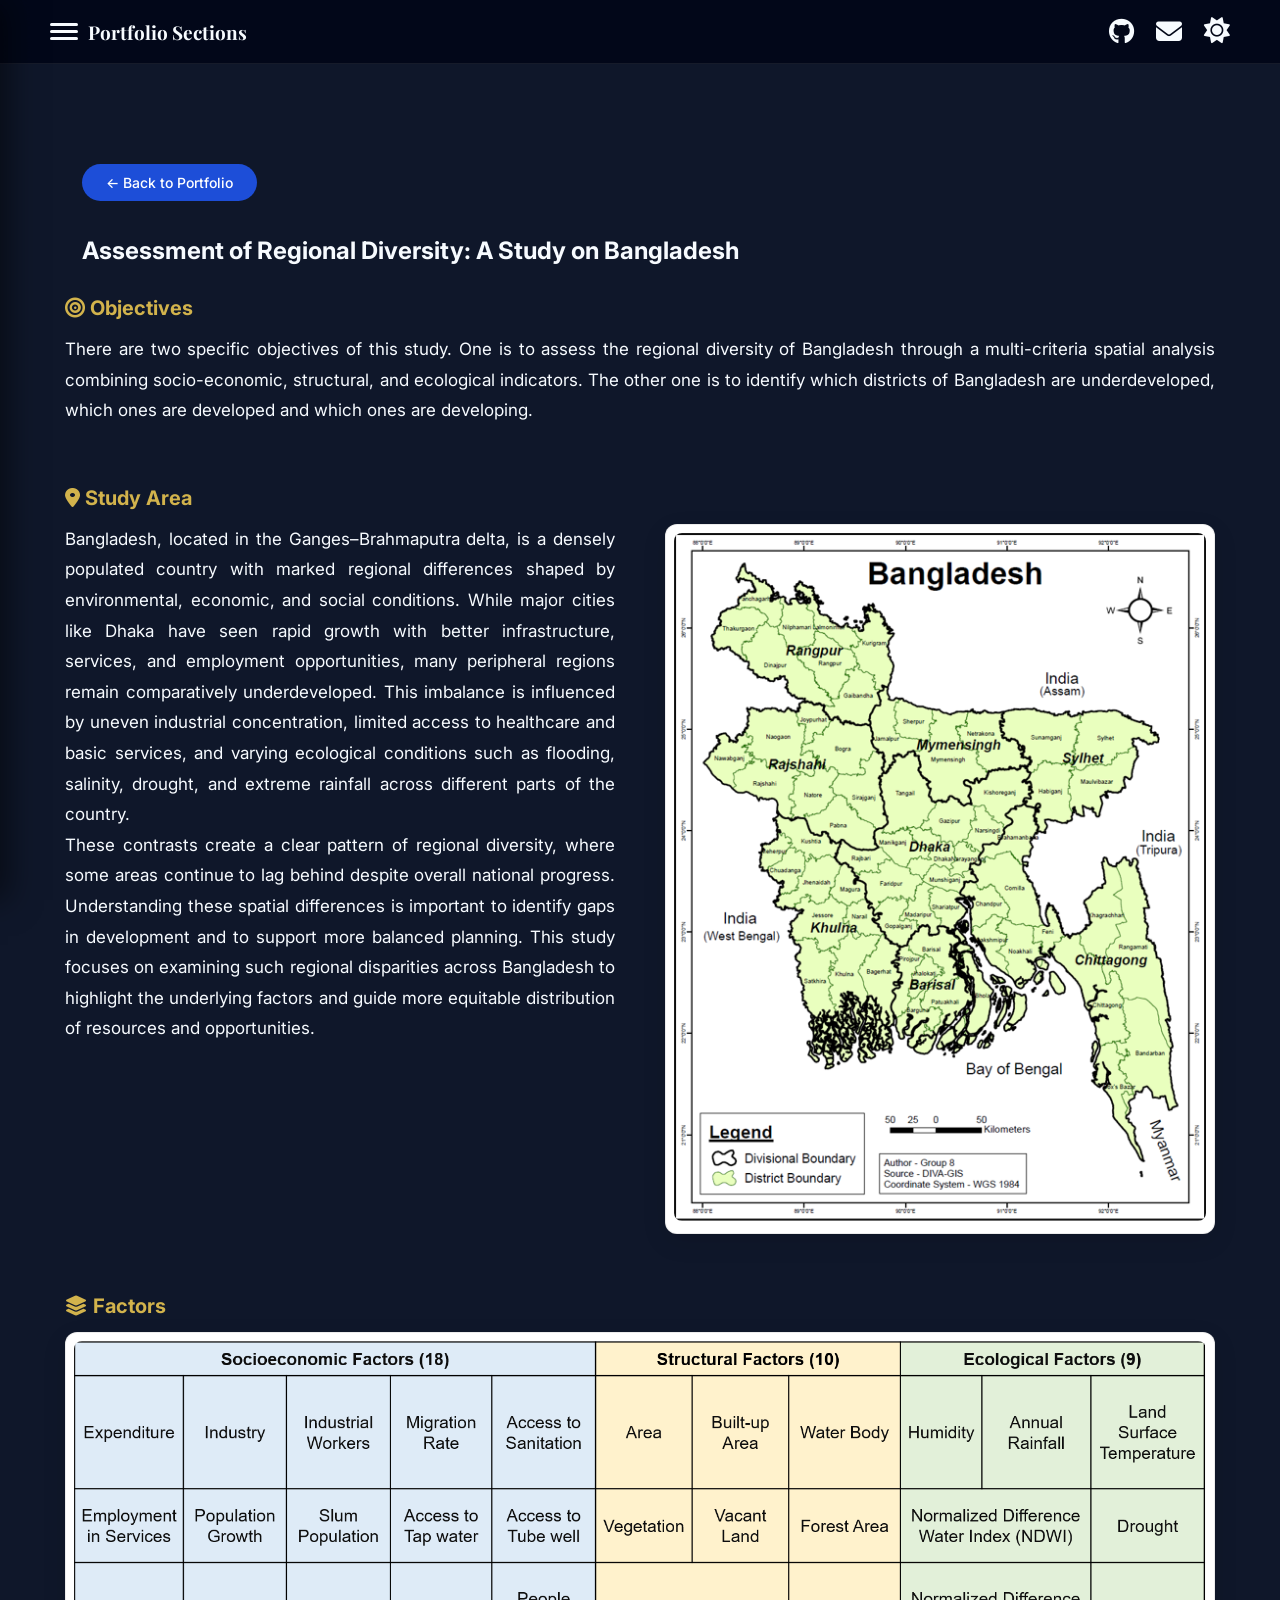
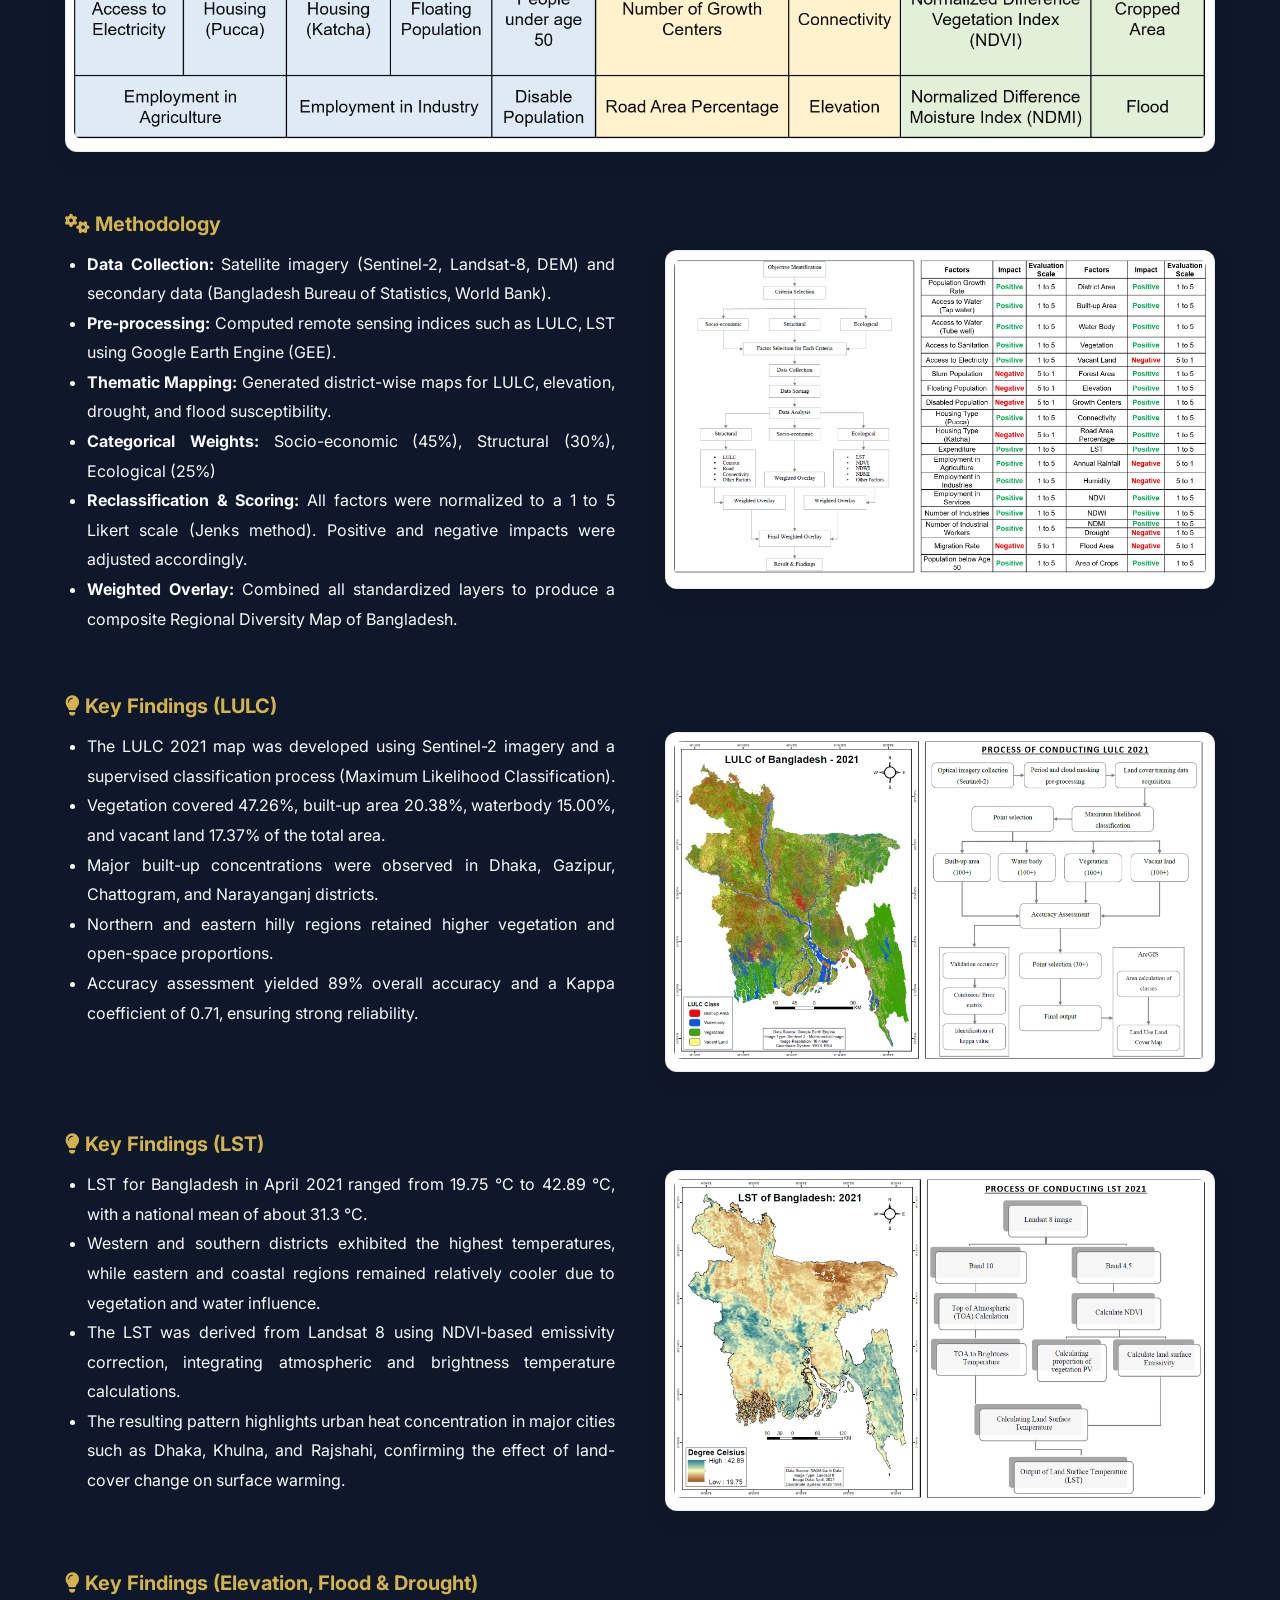
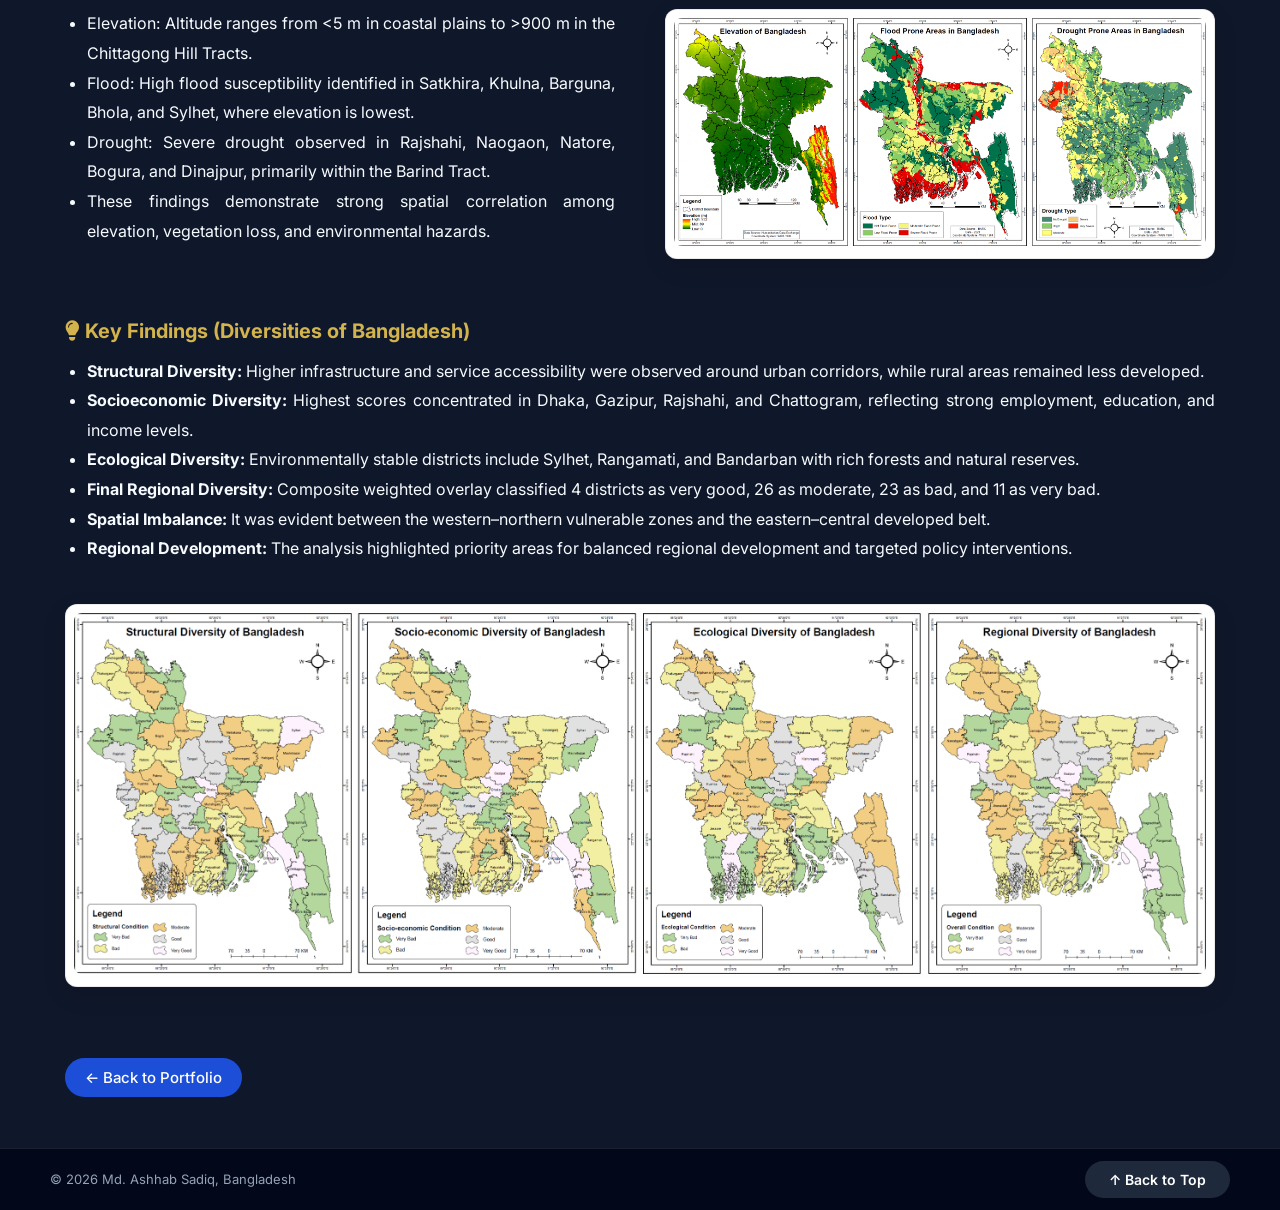
<file: academic-regional.html>
<!DOCTYPE html>
<html lang="en">
<head>
  <meta charset="UTF-8">
  <meta name="viewport" content="width=device-width, initial-scale=1.0">
  <title>Md. Ashhab Sadiq | Portfolio</title>
  <link rel="stylesheet" href="style.css">
  <link rel="stylesheet" href="https://cdnjs.cloudflare.com/ajax/libs/font-awesome/6.5.1/css/all.min.css">
  <link href="https://fonts.googleapis.com/css2?family=Playfair+Display:wght@500;700&family=Inter:wght@300;400;500&display=swap" rel="stylesheet">
  <link rel="icon" href="Images/Icon.ico" type="image/png">
</head>
<body>

<!-- TOP NAVBAR -->
<header class="navbar">
  <div class="hamburger">
    <input type="checkbox" id="mobile-menu-toggle">
    <label for="mobile-menu-toggle" class="hamburger-label">
      <span></span><span></span><span></span>
    </label>
    <span class="hamburger-text">Portfolio Sections</span>
    <nav class="mobile-menu">
      <div class="menu-close"><i class="fas fa-times"></i></div>
      <a href="index.html#about" class="menu-link">ABOUT ME</a>
      <a href="index.html#education" class="menu-link">EDUCATION</a>
      <a href="index.html#research" class="menu-link">RESEARCH & PUBLICATIONS</a>
      <a href="index.html#projects" class="menu-link">ACADEMIC PROJECTS</a>
      <a href="index.html#experience" class="menu-link">WORK EXPERIENCES</a>
      <a href="index.html#skills" class="menu-link">TECHNICAL SKILLS</a>
      <a href="index.html#certifications" class="menu-link">CERTIFICATIONS</a>
      <a href="index.html#awards" class="menu-link">AWARDS</a>
      <a href="index.html#extracurricular" class="menu-link">EXTRACURRICULARS</a>
      <a href="index.html#contact" class="menu-link">CONTACT & PROFILES</a>
    </nav>
  </div>

  <div class="social-icons">
    <a href="https://github.com/ashhabsadiq" target="_blank"><i class="fab fa-github"></i></a>
    <a href="mailto:sadiq.kuet.urp@gmail.com"><i class="fas fa-envelope"></i></a>
    <button id="theme-toggle" class="theme-btn"><i class="fas fa-sun"></i></button>
  </div>
</header>

<!-- TITLE SECTION + TWO BUTTONS (perfectly aligned on same line) -->
<section class="hero" style="padding: 100px 20px 30px; text-align: left;">
  <div class="container">
    
<!-- Buttons row: Back on left -->
    <div style="display: flex; align-items: center; margin-bottom: 35px;">
      <a href="index.html#academic-regional" class="btn" style="font-size:14px; padding:10px 24px; white-space:nowrap;">
        ← Back to Portfolio
      </a>
    </div>

    <h2 style="margin-top:0; text-align:justify;">Assessment of Regional Diversity: A Study on Bangladesh</h2>
  </div>
</section>

<!-- CONTENT -->
<section class="section">
  <div class="container">

    <!-- Aim -->
    <h4><i class="fas fa-bullseye"></i> Objectives</h4>
    <p style="font-size:17px; line-height:1.8; margin-bottom:40px; text-align:justify;">
      There are two specific objectives of this study. One is to assess the regional diversity of Bangladesh through a multi-criteria spatial analysis combining socio-economic, structural, and ecological indicators. The other one is to identify which districts of Bangladesh are underdeveloped, which ones are developed and which ones are developing.
    </p>

    <!-- Study Area - NEW SECTION -->
    <h4 style="margin-top: 60px;"><i class="fas fa-map-marker-alt"></i> Study Area</h4>
    <div style="display:flex; gap:50px; flex-wrap:wrap; align-items:start;">
      <div style="flex:1; min-width:300px;">
        <p style="font-size:17px; line-height:1.8; text-align:justify;">
Bangladesh, located in the Ganges–Brahmaputra delta, is a densely populated country with marked regional differences shaped by environmental, economic, and social conditions. While major cities like Dhaka have seen rapid growth with better infrastructure, services, and employment opportunities, many peripheral regions remain comparatively underdeveloped. This imbalance is influenced by uneven industrial concentration, limited access to healthcare and basic services, and varying ecological conditions such as flooding, salinity, drought, and extreme rainfall across different parts of the country.</p>
        <p style="font-size:17px; line-height:1.8; text-align:justify;">
These contrasts create a clear pattern of regional diversity, where some areas continue to lag behind despite overall national progress. Understanding these spatial differences is important to identify gaps in development and to support more balanced planning. This study focuses on examining such regional disparities across Bangladesh to highlight the underlying factors and guide more equitable distribution of resources and opportunities.</p>
      </div>
      <div style="flex:1; min-width:300px;">
        <div style="border: 1px solid rgba(0,0,0,0.08); border-radius:12px; padding:8px; background:#fff; box-shadow:0 8px 25px rgba(0,0,0,0.1);">
          <img src="Images/rps_studyarea.png" alt="Study Area Map" style="width:100%; border-radius:8px;">
        </div>
      </div>
    </div>

  <!-- Factors -->
  <h4  style="margin-top: 60px;"><i class="fas fa-layer-group"></i> Factors</h4> 
   <div style="border: 1px solid rgba(0,0,0,0.08); border-radius:12px; padding:8px; background:#fff; box-shadow:0 8px 25px rgba(0,0,0,0.1);">
      <img src="Images/rps_factors.png" alt="List of Factors" style="width:100%; border-radius:8px;">
   </div>
    
  <!-- Methodology -->
  <h4  style="margin-top: 60px;"><i class="fas fa-cogs"></i> Methodology</h4>
    <div style="display:flex; gap:50px; flex-wrap:wrap; align-items:start;">
      <div style="flex:1; min-width:300px;">
        <ul style="line-height:1.85; font-size:16px; padding-left:22px; text-align:justify;">
 <li><strong>Data Collection:</strong> Satellite imagery (Sentinel-2, Landsat-8, DEM) and secondary data (Bangladesh Bureau of Statistics, World Bank).</li>
 <li><strong>Pre-processing:</strong> Computed remote sensing indices such as LULC, LST using Google Earth Engine (GEE).</li>
 <li><strong>Thematic Mapping:</strong> Generated district-wise maps for LULC, elevation, drought, and flood susceptibility.</li>
 <li><strong>Categorical Weights:</strong> Socio-economic (45%), Structural (30%), Ecological (25%)</li>
 <li><strong>Reclassification & Scoring:</strong> All factors were normalized to a 1 to 5 Likert scale (Jenks method). Positive and negative impacts were adjusted accordingly.</li>
 <li><strong>Weighted Overlay:</strong> Combined all standardized layers to produce a composite Regional Diversity Map of Bangladesh.</li>
        </ul>
      </div>
      <div style="flex:1; min-width:300px;">
        <div style="border: 1px solid rgba(0,0,0,0.08); border-radius:12px; padding:8px; background:#fff; box-shadow:0 8px 25px rgba(0,0,0,0.1);">
          <img src="Images/rps_methodology.png" alt="Condition of Waster and Water Management System" style="width:100%; border-radius:8px;">
        </div>
      </div>
    </div>

 <!-- Findings LULC -->
   <h4 style="margin-top: 60px;"><i class="fas fa-lightbulb"></i> Key Findings (LULC)</h4>
    <div style="display:flex; gap:50px; flex-wrap:wrap; align-items:start;">
      <div style="flex:1; min-width:300px;">
        <ul style="line-height:1.85; font-size:16px; padding-left:22px; text-align:justify;">
          <li>The LULC 2021 map was developed using Sentinel-2 imagery and a supervised classification process (Maximum Likelihood Classification).</li>
          <li>Vegetation covered 47.26%, built-up area 20.38%, waterbody 15.00%, and vacant land 17.37% of the total area.</li>
          <li>Major built-up concentrations were observed in Dhaka, Gazipur, Chattogram, and Narayanganj districts.</li>
          <li>Northern and eastern hilly regions retained higher vegetation and open-space proportions.</li>
          <li>Accuracy assessment yielded 89% overall accuracy and a Kappa coefficient of 0.71, ensuring strong reliability.</li>
        </ul>
      </div>
      <div style="flex:1; min-width:300px;">
        <div style="border: 1px solid rgba(0,0,0,0.08); border-radius:12px; padding:8px; background:#fff; box-shadow:0 8px 25px rgba(0,0,0,0.1);">
          <img src="Images/rps_lulc.png" alt="LULC Map and Workflow" style="width:100%; border-radius:8px;">
        </div>
      </div>
    </div>

     <!-- Findings LST -->
   <h4 style="margin-top: 60px;"><i class="fas fa-lightbulb"></i> Key Findings (LST)</h4>
    <div style="display:flex; gap:50px; flex-wrap:wrap; align-items:start;">
      <div style="flex:1; min-width:300px;">
        <ul style="line-height:1.85; font-size:16px; padding-left:22px; text-align:justify;">
          <li>LST for Bangladesh in April 2021 ranged from 19.75 °C to 42.89 °C, with a national mean of about 31.3 °C.</li>
          <li>Western and southern districts exhibited the highest temperatures, while eastern and coastal regions remained relatively cooler due to vegetation                  and water influence.</li>
          <li>The LST was derived from Landsat 8 using NDVI-based emissivity correction, integrating atmospheric and brightness temperature calculations.</li>
          <li>The resulting pattern highlights urban heat concentration in major cities such as Dhaka, Khulna, and Rajshahi, confirming the effect of land-cover                 change on surface warming.</li>
        </ul>
      </div>
      <div style="flex:1; min-width:300px;">
        <div style="border: 1px solid rgba(0,0,0,0.08); border-radius:12px; padding:8px; background:#fff; box-shadow:0 8px 25px rgba(0,0,0,0.1);">
          <img src="Images/rps_lst.png" alt="LST Map and Workflow" style="width:100%; border-radius:8px;">
        </div>
      </div>
    </div>
    
   <!-- Findings Elevation, Floord and Drought -->
   <h4 style="margin-top: 60px;"><i class="fas fa-lightbulb"></i> Key Findings (Elevation, Flood & Drought)</h4>
    <div style="display:flex; gap:50px; flex-wrap:wrap; align-items:start;">
      <div style="flex:1; min-width:300px;">
        <ul style="line-height:1.85; font-size:16px; padding-left:22px; text-align:justify;">
      <li>Elevation: Altitude ranges from <5 m in coastal plains to >900 m in the Chittagong Hill Tracts.</li>
      <li>Flood: High flood susceptibility identified in Satkhira, Khulna, Barguna, Bhola, and Sylhet, where elevation is lowest.</li>
      <li>Drought: Severe drought observed in Rajshahi, Naogaon, Natore, Bogura, and Dinajpur, primarily within the Barind Tract.</li>
      <li>These findings demonstrate strong spatial correlation among elevation, vegetation loss, and environmental hazards.</li>
        </ul>
      </div>
      <div style="flex:1; min-width:300px;">
        <div style="border: 1px solid rgba(0,0,0,0.08); border-radius:12px; padding:8px; background:#fff; box-shadow:0 8px 25px rgba(0,0,0,0.1);">
          <img src="Images/rps_thematicmaps.png" alt="Elevation, Flood and Drought Maps" style="width:100%; border-radius:8px;">
        </div>
      </div>
    </div>

    <!-- Key Findings (Final Output)-->
    <h4 style="margin-top: 60px;"><i class="fas fa-lightbulb"></i> Key Findings (Diversities of Bangladesh)</h4>
    <ul style="line-height:1.85; font-size:16px; margin-bottom:40px; padding-left:22px; text-align:justify;">
      <li><strong>Structural Diversity:</strong> Higher infrastructure and service accessibility were observed around urban corridors, while rural areas remained less developed.</li>
      <li><strong>Socioeconomic Diversity:</strong> Highest scores concentrated in Dhaka, Gazipur, Rajshahi, and Chattogram, reflecting strong employment, education, and income levels.</li>
      <li><strong>Ecological Diversity:</strong> Environmentally stable districts include Sylhet, Rangamati, and Bandarban with rich forests and natural reserves.</li>
      <li><strong>Final Regional Diversity:</strong> Composite weighted overlay classified 4 districts as very good, 26 as moderate, 23 as bad, and 11 as very bad.</li>
      <li><strong>Spatial Imbalance:</strong> It was evident between the western–northern vulnerable zones and the eastern–central developed belt.</li>
      <li><strong>Regional Development:</strong> The analysis highlighted priority areas for balanced regional development and targeted policy interventions.</li>
    </ul>

    <div style="border: 1px solid rgba(0,0,0,0.08); border-radius:12px; padding:8px; background:#fff; box-shadow:0 8px 25px rgba(0,0,0,0.1);">
      <img src="Images/rps_finalmaps.png" alt="Diversities of Bangladesh" style="width:100%; border-radius:8px;">
    </div>
    
    <!-- Bottom Back button -->
    <div style="text-align:left; margin:80px 0 60px;">
      <a href="index.html#academic-regional" class="btn" style="font-size:15px; padding:10px 20px;">
        ← Back to Portfolio
      </a>
    </div>

  </div>
</section>

<!-- FOOTER -->
<footer class="footer">
  <div class="footer-left">© 2026 Md. Ashhab Sadiq, Bangladesh</div>
  <a href="#" onclick="window.scrollTo({top:0, behavior:'smooth'}); return false;" class="back-to-top">↑ Back to Top</a>
</footer>

<script>
// Theme toggle + menu script (same as main portfolio)
const toggleBtn = document.getElementById('theme-toggle');
const body = document.body;
function setTheme(isLight) {
  if (isLight) {
    body.classList.add('light-mode');
    toggleBtn.innerHTML = '<i class="fas fa-moon"></i>';
  } else {
    body.classList.remove('light-mode');
    toggleBtn.innerHTML = '<i class="fas fa-sun"></i>';
  }
}
if (localStorage.getItem('theme') === 'light') setTheme(true);
toggleBtn.addEventListener('click', () => {
  const isLight = !body.classList.contains('light-mode');
  setTheme(isLight);
  localStorage.setItem('theme', isLight ? 'light' : 'dark');
});

document.querySelectorAll('.menu-link').forEach(link => {
  link.addEventListener('click', () => {
    document.getElementById('mobile-menu-toggle').checked = false;
  });
});
document.querySelector('.menu-close').addEventListener('click', () => {
  document.getElementById('mobile-menu-toggle').checked = false;
});
</script>
<!-- MOBILE RESPONSIVE - Same as main portfolio -->
<style>
@media (max-width: 768px) {
  .navbar { padding: 14px 16px !important; }
  .container { width: 98% !important; padding-left: 8px !important; padding-right: 8px !important; }
  .hero { padding: 80px 8px 18px !important; font-size: 12px !important }
  .section { padding: 50px 8px !important; }
  .btn { padding: 10px 8px !important; font-size: 14px; }
}
</style>
</body>
</html>
</file>
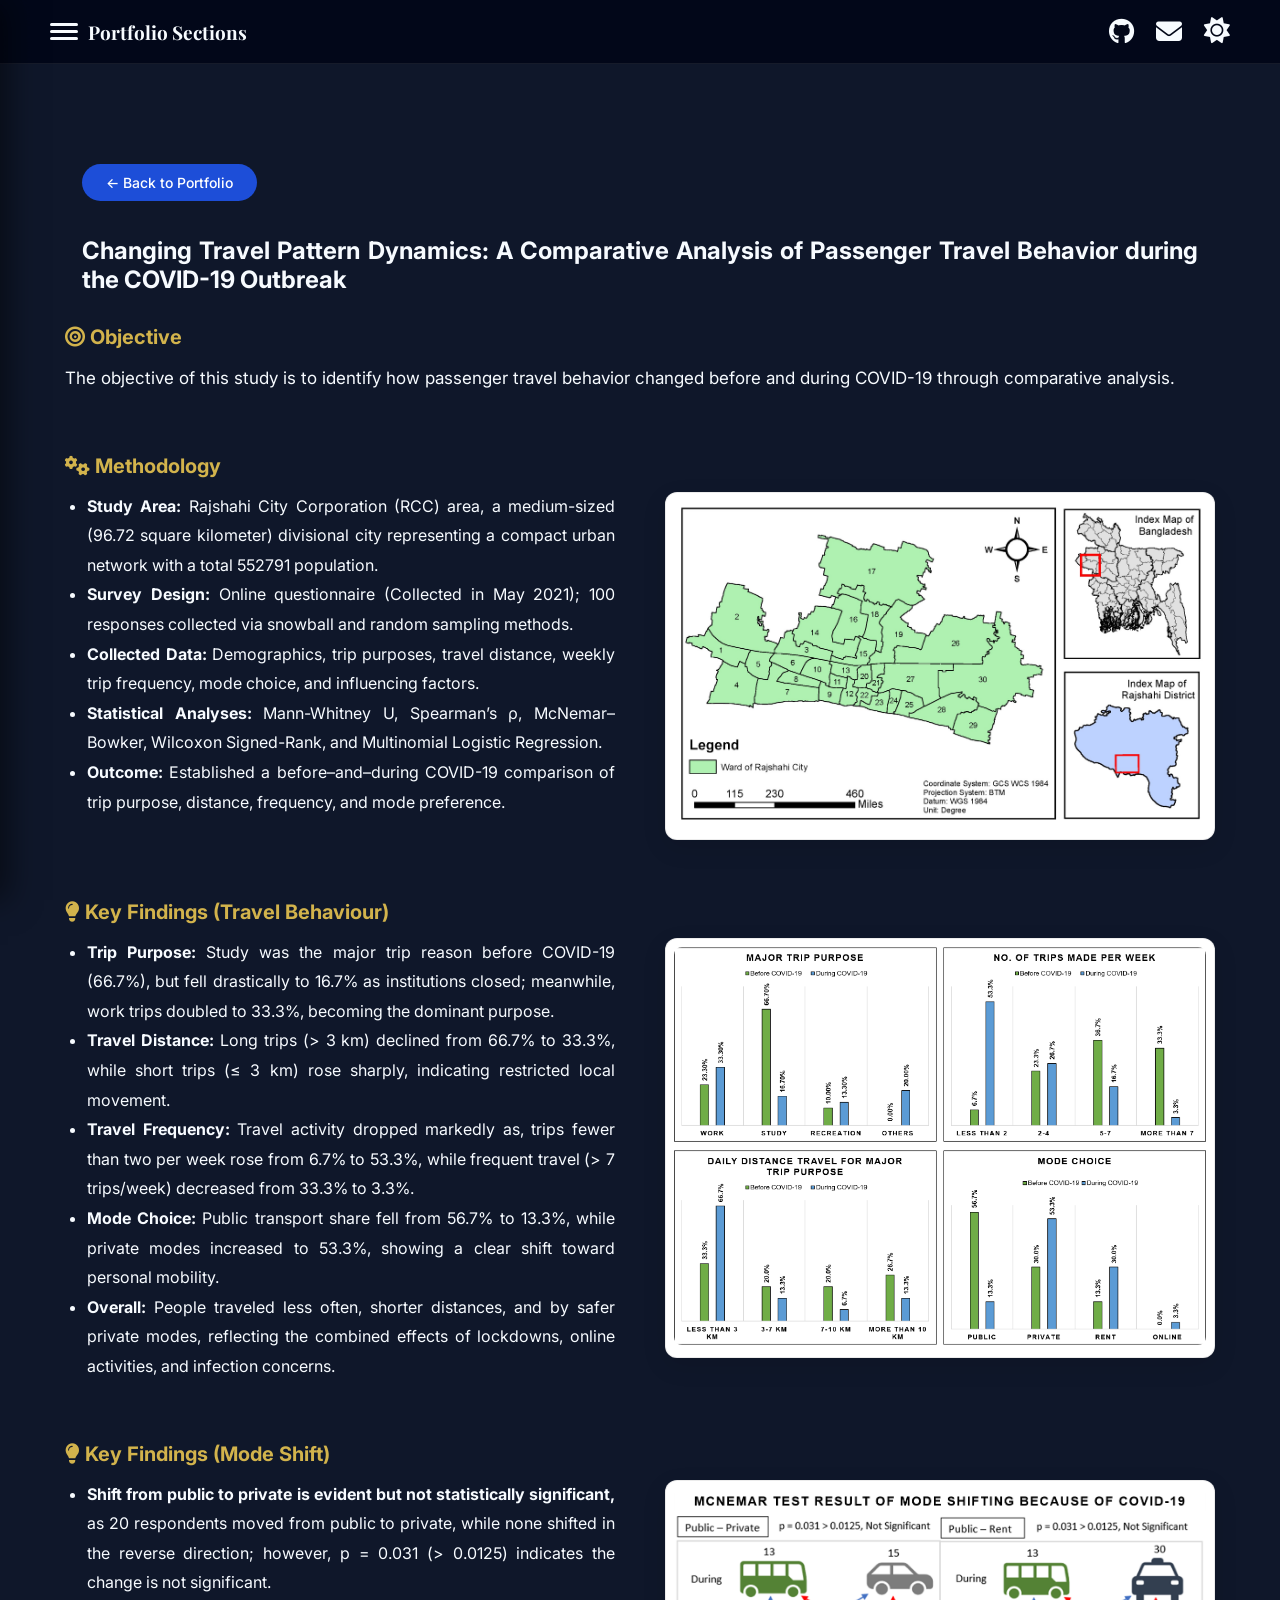
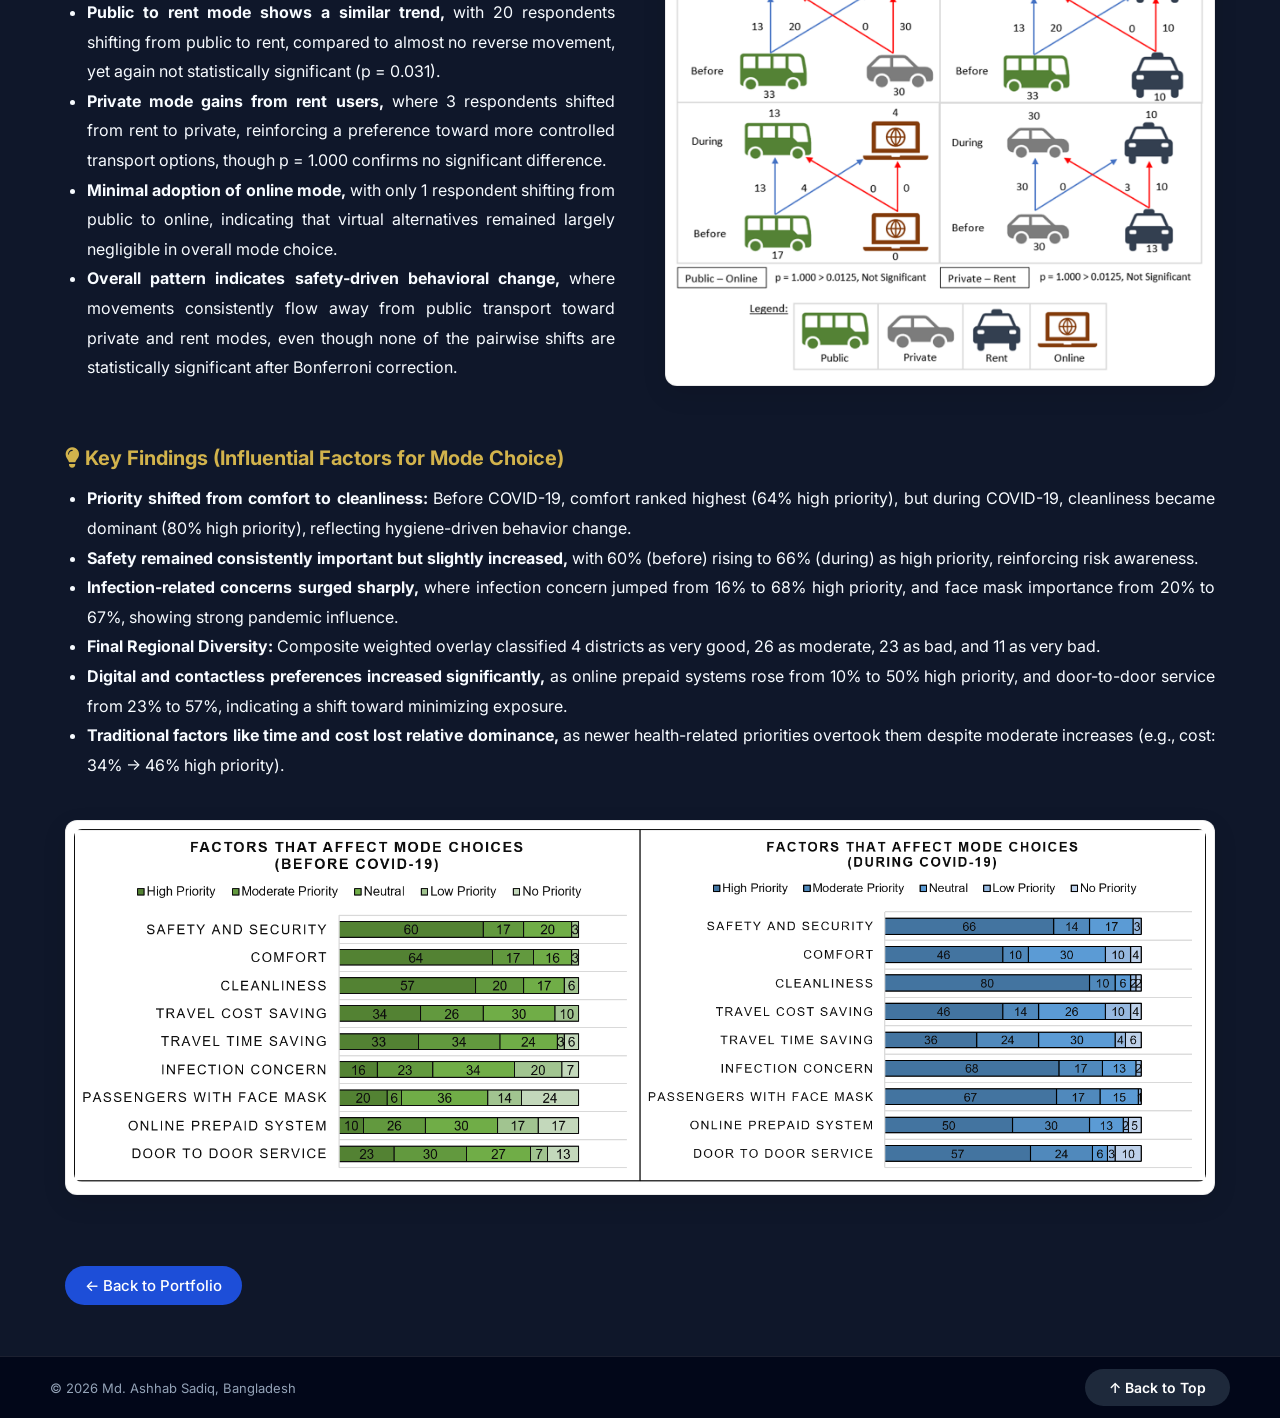
<file: academic-transport.html>
<!DOCTYPE html>
<html lang="en">
<head>
  <meta charset="UTF-8">
  <meta name="viewport" content="width=device-width, initial-scale=1.0">
  <title>Md. Ashhab Sadiq | Portfolio</title>
  <link rel="stylesheet" href="style.css">
  <link rel="stylesheet" href="https://cdnjs.cloudflare.com/ajax/libs/font-awesome/6.5.1/css/all.min.css">
  <link href="https://fonts.googleapis.com/css2?family=Playfair+Display:wght@500;700&family=Inter:wght@300;400;500&display=swap" rel="stylesheet">
  <link rel="icon" href="Images/Icon.ico" type="image/png">
</head>
<body>

<!-- TOP NAVBAR -->
<header class="navbar">
  <div class="hamburger">
    <input type="checkbox" id="mobile-menu-toggle">
    <label for="mobile-menu-toggle" class="hamburger-label">
      <span></span><span></span><span></span>
    </label>
    <span class="hamburger-text">Portfolio Sections</span>
    <nav class="mobile-menu">
      <div class="menu-close"><i class="fas fa-times"></i></div>
      <a href="index.html#about" class="menu-link">ABOUT ME</a>
      <a href="index.html#education" class="menu-link">EDUCATION</a>
      <a href="index.html#research" class="menu-link">RESEARCH & PUBLICATIONS</a>
      <a href="index.html#projects" class="menu-link">ACADEMIC PROJECTS</a>
      <a href="index.html#experience" class="menu-link">WORK EXPERIENCES</a>
      <a href="index.html#skills" class="menu-link">TECHNICAL SKILLS</a>
      <a href="index.html#certifications" class="menu-link">CERTIFICATIONS</a>
      <a href="index.html#awards" class="menu-link">AWARDS</a>
      <a href="index.html#extracurricular" class="menu-link">EXTRACURRICULARS</a>
      <a href="index.html#contact" class="menu-link">CONTACT & PROFILES</a>
    </nav>
  </div>

  <div class="social-icons">
    <a href="https://github.com/ashhabsadiq" target="_blank"><i class="fab fa-github"></i></a>
    <a href="mailto:sadiq.kuet.urp@gmail.com"><i class="fas fa-envelope"></i></a>
    <button id="theme-toggle" class="theme-btn"><i class="fas fa-sun"></i></button>
  </div>
</header>

<!-- TITLE SECTION + TWO BUTTONS (perfectly aligned on same line) -->
<section class="hero" style="padding: 100px 20px 30px; text-align: left;">
  <div class="container">
    
<!-- Buttons row: Back on left -->
    <div style="display: flex; align-items: center; margin-bottom: 35px;">
      <a href="index.html#academic-transport" class="btn" style="font-size:14px; padding:10px 24px; white-space:nowrap;">
        ← Back to Portfolio
      </a>
    </div>

    <h2 style="margin-top:0; text-align:justify;">Changing Travel Pattern Dynamics: A Comparative Analysis of Passenger Travel Behavior during the COVID-19 Outbreak</h2>
  </div>
</section>

<!-- CONTENT -->
<section class="section">
  <div class="container">

    <!-- Aim -->
    <h4><i class="fas fa-bullseye"></i> Objective</h4>
    <p style="font-size:17px; line-height:1.8; margin-bottom:40px; text-align:justify;">
      The objective of this study is to identify how passenger travel behavior changed before and during COVID-19 through comparative analysis.</p>
    
  <!-- Methodology , Study Area -->
  <h4  style="margin-top: 60px;"><i class="fas fa-cogs"></i> Methodology</h4>
    <div style="display:flex; gap:50px; flex-wrap:wrap; align-items:start;">
      <div style="flex:1; min-width:300px;">
        <ul style="line-height:1.85; font-size:16px; padding-left:22px; text-align:justify;">
 <li><strong>Study Area:</strong> Rajshahi City Corporation (RCC) area, a medium-sized (96.72 square kilometer) divisional city representing a compact urban network with a total 552791 population.</li>
 <li><strong>Survey Design:</strong> Online questionnaire (Collected in May 2021); 100 responses collected via snowball and random sampling methods.</li>
 <li><strong>Collected Data:</strong> Demographics, trip purposes, travel distance, weekly trip frequency, mode choice, and influencing factors.</li>
 <li><strong>Statistical Analyses:</strong> Mann-Whitney U, Spearman’s ρ, McNemar–Bowker, Wilcoxon Signed-Rank, and Multinomial Logistic Regression.</li>
 <li><strong>Outcome:</strong> Established a before–and–during COVID-19 comparison of trip purpose, distance, frequency, and mode preference.</li>
        </ul>
      </div>
      <div style="flex:1; min-width:300px;">
        <div style="border: 1px solid rgba(0,0,0,0.08); border-radius:12px; padding:8px; background:#fff; box-shadow:0 8px 25px rgba(0,0,0,0.1);">
          <img src="Images/tps_studyarea.jpg" alt="Study Area Map" style="width:100%; border-radius:8px;">
        </div>
      </div>
    </div>

 <!-- Findings LULC -->
   <h4 style="margin-top: 60px;"><i class="fas fa-lightbulb"></i> Key Findings (Travel Behaviour)</h4>
    <div style="display:flex; gap:50px; flex-wrap:wrap; align-items:start;">
      <div style="flex:1; min-width:300px;">
        <ul style="line-height:1.85; font-size:16px; padding-left:22px; text-align:justify;">
          <li><strong>Trip Purpose:</strong> Study was the major trip reason before COVID-19 (66.7%), but fell drastically to 16.7% as institutions closed; meanwhile, work trips doubled to 33.3%, becoming the dominant purpose.</li>
          <li><strong>Travel Distance:</strong> Long trips (> 3 km) declined from 66.7% to 33.3%, while short trips (≤ 3 km) rose sharply, indicating restricted local movement.</li>
          <li><strong>Travel Frequency:</strong> Travel activity dropped markedly as, trips fewer than two per week rose from 6.7% to 53.3%, while frequent travel (> 7 trips/week) decreased from 33.3% to 3.3%.</li>
          <li><strong>Mode Choice:</strong> Public transport share fell from 56.7% to 13.3%, while private modes increased to 53.3%, showing a clear shift toward personal mobility.</li>
          <li><strong>Overall:</strong> People traveled less often, shorter distances, and by safer private modes, reflecting the combined effects of lockdowns, online activities, and infection concerns.</li>
        </ul>
      </div>
      <div style="flex:1; min-width:300px;">
        <div style="border: 1px solid rgba(0,0,0,0.08); border-radius:12px; padding:8px; background:#fff; box-shadow:0 8px 25px rgba(0,0,0,0.1);">
          <img src="Images/tps_travel.png" alt="Trip Purpose, Distance, Frequency and Mode Choice" style="width:100%; border-radius:8px;">
        </div>
      </div>
    </div>

     <!-- Findings Mode Shift -->
   <h4 style="margin-top: 60px;"><i class="fas fa-lightbulb"></i> Key Findings (Mode Shift)</h4>
    <div style="display:flex; gap:50px; flex-wrap:wrap; align-items:start;">
      <div style="flex:1; min-width:300px;">
        <ul style="line-height:1.85; font-size:16px; padding-left:22px; text-align:justify;">
          <li><strong>Shift from public to private is evident but not statistically significant,</strong> as 20 respondents moved from public to private, while none shifted in the reverse direction; however, p = 0.031 (> 0.0125) indicates the change is not significant.</li>
          <li><strong>Public to rent mode shows a similar trend,</strong> with 20 respondents shifting from public to rent, compared to almost no reverse movement, yet again not statistically significant (p = 0.031).</li>
          <li><strong>Private mode gains from rent users,</strong> where 3 respondents shifted from rent to private, reinforcing a preference toward more controlled transport options, though p = 1.000 confirms no significant difference.</li>
          <li><strong>Minimal adoption of online mode,</strong> with only 1 respondent shifting from public to online, indicating that virtual alternatives remained largely negligible in overall mode choice.</li>
          <li><strong>Overall pattern indicates safety-driven behavioral change,</strong> where movements consistently flow away from public transport toward private and rent modes, even though none of the pairwise shifts are statistically significant after Bonferroni correction.</li>
        </ul>
      </div>
      <div style="flex:1; min-width:300px;">
        <div style="border: 1px solid rgba(0,0,0,0.08); border-radius:12px; padding:8px; background:#fff; box-shadow:0 8px 25px rgba(0,0,0,0.1);">
          <img src="Images/tps_modeshift.png" alt="Mode Shift by Commuters" style="width:100%; border-radius:8px;">
        </div>
      </div>
    </div>

    <!-- Key Findings (Final Output)-->
    <h4 style="margin-top: 60px;"><i class="fas fa-lightbulb"></i> Key Findings (Influential Factors for Mode Choice)</h4>
    <ul style="line-height:1.85; font-size:16px; margin-bottom:40px; padding-left:22px; text-align:justify;">
      <li><strong>Priority shifted from comfort to cleanliness:</strong> Before COVID-19, comfort ranked highest (64% high priority), but during COVID-19, cleanliness became dominant (80% high priority), reflecting hygiene-driven behavior change.</li>
      <li><strong>Safety remained consistently important but slightly increased,</strong> with 60% (before) rising to 66% (during) as high priority, reinforcing risk awareness.</li>
      <li><strong>Infection-related concerns surged sharply,</strong> where infection concern jumped from 16% to 68% high priority, and face mask importance from 20% to 67%, showing strong pandemic influence.</li>
      <li><strong>Final Regional Diversity:</strong> Composite weighted overlay classified 4 districts as very good, 26 as moderate, 23 as bad, and 11 as very bad.</li>
      <li><strong>Digital and contactless preferences increased significantly,</strong> as online prepaid systems rose from 10% to 50% high priority, and door-to-door service from 23% to 57%, indicating a shift toward minimizing exposure.</li>
      <li><strong>Traditional factors like time and cost lost relative dominance,</strong> as newer health-related priorities overtook them despite moderate increases (e.g., cost: 34% → 46% high priority).</li>
    </ul>

    <div style="border: 1px solid rgba(0,0,0,0.08); border-radius:12px; padding:8px; background:#fff; box-shadow:0 8px 25px rgba(0,0,0,0.1);">
      <img src="Images/tps_modechoice.png" alt="Influential factors for travel mode choices" style="width:100%; border-radius:8px;">
    </div>
    
    <!-- Bottom Back button -->
    <div style="text-align:left; margin:80px 0 60px;">
      <a href="index.html#academic-transport" class="btn" style="font-size:15px; padding:10px 20px;">
        ← Back to Portfolio
      </a>
    </div>

  </div>
</section>

<!-- FOOTER -->
<footer class="footer">
  <div class="footer-left">© 2026 Md. Ashhab Sadiq, Bangladesh</div>
  <a href="#" onclick="window.scrollTo({top:0, behavior:'smooth'}); return false;" class="back-to-top">↑ Back to Top</a>
</footer>

<script>
// Theme toggle + menu script (same as main portfolio)
const toggleBtn = document.getElementById('theme-toggle');
const body = document.body;
function setTheme(isLight) {
  if (isLight) {
    body.classList.add('light-mode');
    toggleBtn.innerHTML = '<i class="fas fa-moon"></i>';
  } else {
    body.classList.remove('light-mode');
    toggleBtn.innerHTML = '<i class="fas fa-sun"></i>';
  }
}
if (localStorage.getItem('theme') === 'light') setTheme(true);
toggleBtn.addEventListener('click', () => {
  const isLight = !body.classList.contains('light-mode');
  setTheme(isLight);
  localStorage.setItem('theme', isLight ? 'light' : 'dark');
});

document.querySelectorAll('.menu-link').forEach(link => {
  link.addEventListener('click', () => {
    document.getElementById('mobile-menu-toggle').checked = false;
  });
});
document.querySelector('.menu-close').addEventListener('click', () => {
  document.getElementById('mobile-menu-toggle').checked = false;
});
</script>
<!-- MOBILE RESPONSIVE - Same as main portfolio -->
<style>
@media (max-width: 768px) {
  .navbar { padding: 14px 16px !important; }
  .container { width: 98% !important; padding-left: 8px !important; padding-right: 8px !important; }
  .hero { padding: 80px 8px 18px !important; font-size: 12px !important }
  .section { padding: 50px 8px !important; }
  .btn { padding: 10px 8px !important; font-size: 14px; }
}
</style>
</body>
</html>
</file>
<file: style.css>
/* ===================== */
/* RESET */
/* ===================== */
* {
  margin: 0;
  padding: 0;
  box-sizing: border-box;
}
body {
  font-family: 'Inter', sans-serif;
  background: #0f172a;
  color: #f7fbff; 
}

/* ===================== */
/* FIX: HIDE CHECKBOX */
/* ===================== */
#mobile-menu-toggle {
  display: none !important;
}

/* ===================== */
/* TOP NAVBAR */
/* ===================== */
.navbar {
  display: flex;
  justify-content: space-between;
  align-items: center;
  padding: 16px 50px;
  background: rgba(2, 6, 23, 0.88);
  backdrop-filter: blur(20px);
  border-bottom: 1px solid rgba(255,255,255,0.08);
  font-size: 16.5px;
  position: sticky;
  top: 0;
  z-index: 1000;
}

/* Light mode glass */
.light-mode .navbar {
  background: rgba(248, 246, 242, 0.90);
  backdrop-filter: blur(20px);
  border-bottom: 1px solid rgba(0,0,0,0.08);
}
.logo {
  font-family: 'Playfair Display', serif;
  font-size: 20px;
  color: #f7fbff;
  font-weight: 700;
}
.social-icons {
  display: flex;
  gap: 22px;
}
.social-icons a {
  color: #f7fbff;
  font-size: 26px;
  transition: 0.3s;
}
.social-icons a:hover {
  color: #00e5d4;
  transform: translateY(-3px);
}

/* ===================== */
/* HERO */
/* ===================== */
.hero {
  text-align: center;
  padding: 100px 20px 20px;
}
.hero h1 {
  font-family: 'Playfair Display', serif;
  font-size: 92px;
  font-weight: 700;
  color: #f7fbff;
  margin-bottom: 16px;
}
.hero p {
  margin-bottom: 40px;
  font-size: 20px;
  color: #94a3b8;
}
.buttons {
  margin-top: 50px;
}
.btn {
  background: #1d4ed8;
  color: white;
  padding: 12px 22px;
  border-radius: 30px;
  text-decoration: none;
  margin-right: 10px;
  font-weight: 500;
}
.btn-outline {
  border: 1px solid #3b82f6;
  color: #3b82f6;
  padding: 12px 24px;
  border-radius: 30px;
  text-decoration: none;
  font-weight: 500;
}

/* Golden CV Button with glow */
.cv-button-wrapper {
  margin-top: 35px;
  display: flex;
  justify-content: center;
}
.btn-cv {
  background: #d2b34c;
  color: #0f172a;
  padding: 14px 24px;
  border-radius: 30px;
  text-decoration: none;
  font-weight: 600;
  font-size: 16.5px;
  transition: all 0.3s ease;
  box-shadow: 0 4px 12px rgba(210, 179, 76, 0.4);
}
.btn-cv:hover {
  background: #f5d16e;
  transform: translateY(-3px);
  box-shadow: 0 8px 20px rgba(210, 179, 76, 0.5);
}
/* ===================== */
/* WELCOME LINE - Matches subtitle + custom glow */
/* ===================== */
.hero p:nth-of-type(2) {
  font-family: 'Inter', sans-serif;
  font-size: 18px;
  font-weight: 500;
  margin-top: 8px;
  letter-spacing: 1px;
  color: #f7fbff;                    /* matches subtitle in dark mode */
  text-shadow: 0 0 18px rgba(0, 255, 255, 0.45);   /* cyan glow (#00ffff) */
}

/* Light mode - exact subtitle color + #203864 subtle glow */
.light-mode .hero p:nth-of-type(2) {
  color: #151715 !important;         /* matches subtitle in light mode */
  text-shadow: 0 0 18px rgba(32, 56, 100, 0.28) !important;   /* #203864 subtle glow */
}
/* ===================== */
/* SECTION HEADINGS (h2) */
/* ===================== */
.section h2 {
  font-family: 'Playfair Display', serif;
  font-size: 32px;
  margin-bottom: 30px;
  text-align: left;
  color: #00ffff;
  -webkit-background-clip: text;
  display: flex;
  align-items: center;
  gap: 12px;
}
.section h2 i {
  color: #00e5d4;
  font-size: 32px;
}

/* ===================== */
/* UNIFORM HEADING HIERARCHY */
/* ===================== */
h3 {
  font-size: 20px;
  color: #ffffff;
  margin-bottom: 4px;
}
h4 {
  font-size: 20px;
  color: #d2b34c !important;
  margin-bottom: 14px;
}
h5 {
  font-size: 15.5px;
  color: #f2f5ff;
  font-weight: 700;
  margin: 18px 0 8px 0;
}

/* ===================== */
/* CONTAINER & CARDS */
/* ===================== */
.container {
  width: 90%;
  max-width: 1150px;
  margin: 0 auto;
}
.section {
  padding: 100px 0;
}
.card {
  background: #1e293b;
  padding: 25px;
  border-radius: 15px;
  transition: 0.3s;
  margin-bottom: 20px;
}
.card:hover {
  transform: translateY(-6px);
  box-shadow: 0 10px 20px rgba(0, 229, 212, 0.15);
}
.card p, .card ul li, .card ol li {
  color: #f2f5ff;
  font-size: 15.5px;
  line-height: 1.7;
  text-align: justify;
}

/* Remove blue underline from ALL links */
.card a, .extra-text h4 a, .project-grid a, .research-card a {
  color: inherit !important;
  text-decoration: none !important;
}
.card a:hover, .extra-text h4 a:hover, .project-grid a:hover, .research-card a:hover {
  color: #00e5d4;
}

/* ===================== */
/* ABOUT ME - Two column layout (restored) */
/* ===================== */
.about-wrapper {
  display: flex;
  justify-content: space-between;
  align-items: center;
  gap: 40px;
}
.about-text {
  flex: 1;
  max-width: 720px;
}
.about-text p {
  font-size: 17px;
  line-height: 1.8;
  color: #f2f5ff;
  margin-bottom: 18px;
  text-align: justify;
}
.about-img img {
  width: 100%;
  max-width: 260px;
  border-radius: 16px;
}

/* ===================== */
/* WORK EXPERIENCE */
/* ===================== */
.job-header {
  display: flex;
  justify-content: space-between;
  align-items: center;
  margin-bottom: 8px;
}
.tenure {
  font-size: 14px;
  color: #94a3b8;
  font-weight: 500;
  white-space: nowrap;
}
.company {
  color: #e0f2fe;
  font-size: 18px;
  margin-bottom: 10px;
}
.card h4 {
  margin: 18px 0 10px 0;
  font-size: 16px;
  color: #e0f2fe;
}
.card ul, .card ol {
  padding-left: 22px;
  margin: 8px 0 18px 0;
  line-height: 1.75;
  text-align: justify;
}
.card ul li, .card ol li {
  margin-bottom: 5px;
  color: #cbd5f5;
}
.card ol {
  list-style-type: decimal;
}
.footnote {
  font-size: 12px !important;
  color: #94a3b8;
  margin-top: 8px;
}

/* ===================== */
/* TECHNICAL SKILLS, CERTIFICATIONS, AWARDS, EXTRACURRICULAR, CONTACT */
/* ===================== */
.skills-grid {
  display: flex;
  flex-wrap: wrap;
  gap: 10px;
  justify-content: flex-start;
  padding: 10px 0;
}
.skill-item {
  background: #1e293b;
  color: #e0f2fe;
  padding: 9px 20px;
  border-radius: 50px;
  font-size: 16px;
  white-space: nowrap;
  transition: all 0.3s ease;
  box-shadow: 0 2px 6px rgba(0, 0, 0, 0.2);
}
.skill-item:hover {
  background: #3b82f6;
  color: white;
  transform: translateY(-2px);
}

.cert-grid {
  display: grid;
  grid-template-columns: repeat(auto-fit, minmax(280px, 1fr));
  gap: 20px;
}
.cert-card {
  background: #1e293b;
  border-radius: 12px;
  overflow: hidden;
  transition: 0.3s;
}
.cert-card:hover {
  transform: translateY(-6px);
  box-shadow: 0 10px 20px rgba(0, 229, 212, 0.2);
}
.cert-card img {
  width: 100%;
  height: auto;
  display: block;
}
.cert-info {
  padding: 14px 16px;
}
.cert-info h4 {
  color: #ffffff !important;
  font-size: 16px;
  margin-bottom: 4px;
}
.cert-info p {
  color: #d2b34c;
  font-size: 14px;
  margin: 0;
}

.award-text {
  text-align: justify;
  max-width: 100%;
  margin-bottom: 40px;
  font-size: 18px;
  line-height: 1.5;
  color: #f2f5ff;
}
.award-grid {
  display: grid;
  grid-template-columns: repeat(auto-fit, minmax(320px, 1fr));
  gap: 20px;
}
.award-item {
  background: #1e293b;
  border-radius: 12px;
  overflow: hidden;
  box-shadow: 0 4px 15px rgba(0, 0, 0, 0.3);
  transition: 0.3s;
}
.award-item:hover {
  transform: translateY(-8px);
  box-shadow: 0 12px 25px rgba(0, 229, 212, 0.2);
}
.award-item img {
  width: 100%;
  height: auto;
  display: block;
}

.extra-item {
  display: flex;
  flex-wrap: wrap;
  gap: 40px;
  background: #1e293b;
  padding: 30px;
  border-radius: 15px;
  margin-bottom: 30px;
  align-items: flex-start;
}
.extra-text {
  flex: 1;
  min-width: 300px;
}
.extra-text h3 {
  font-size: 22px;
  margin-bottom: 6px;
}
.extra-text h4.company {
  margin-bottom: 16px;
}
.extra-text ul {
  padding-left: 22px;
  line-height: 1.75;
  text-align: justify;
}
.extra-text ul li {
  margin-bottom: 12px;
  color: #cbd5f5;
}
.extra-images {
  flex: 1;
  min-width: 300px;
  display: flex;
  flex-wrap: wrap;
  gap: 12px;
}
.extra-images img {
  width: 100%;
  border-radius: 10px;
  box-shadow: 0 4px 12px rgba(0, 0, 0, 0.4);
  transition: 0.3s;
}
.extra-images img:hover {
  transform: scale(1.03);
}

.contact-buttons {
  display: flex;
  flex-wrap: wrap;
  justify-content: space-between;
  gap: 20px;
  margin-top: 50px;
  width: 100%;
}
.contact-btn {
  display: flex;
  flex-direction: column;
  align-items: center;
  justify-content: center;
  width: 145px;
  height: 145px;
  background: #1e293b;
  border-radius: 20px;
  text-decoration: none;
  color: #e0f2fe;
  transition: all 0.3s ease;
  box-shadow: 0 6px 18px rgba(0, 0, 0, 0.35);
  flex: 1;
  min-width: 130px;
}
.contact-btn:hover {
  background: #3b82f6;
  color: white;
  transform: translateY(-8px);
}
.contact-btn i {
  font-size: 58px;
  margin-bottom: 14px;
}
.contact-btn span {
  font-size: 17px;
  font-weight: 600;
}

/* Project grid */
.project-grid {
  display: grid;
  grid-template-columns: repeat(auto-fit, minmax(320px, 1fr));
  gap: 25px;
}

/* ===================== */
/* RESEARCH & PUBLICATIONS - 2x2 grid */
/* ===================== */
.research-grid {
  display: grid;
  grid-template-columns: repeat(auto-fit, minmax(480px, 1fr));
  gap: 24px;
}
.research-card {
  background: #1e293b;
  padding: 24px;
  border-radius: 16px;
  transition: all 0.3s ease;
  height: 100%;
  display: flex;
  flex-direction: column;
}
.research-card:hover {
  transform: translateY(-6px);
  box-shadow: 0 12px 25px rgba(0, 229, 212, 0.15);
}
.research-card h3 {
  font-size: 18px;
  color: #ffffff;
  margin-bottom: 8px;
  line-height: 1.3;
}
.research-meta {
  font-size: 15px;
  font-weight: bold;
  color: #d2b34c;
  margin-bottom: 16px;
  display: flex;
  align-items: center;
  gap: 6px;
}
.research-meta i {
  color: #00e5d4;
}
.research-card p {
  color: #f2f5ff;
  font-size: 15.5px;
  line-height: 1.7;
  text-align: justify;
  flex-grow: 1;
  margin-bottom: 20px;
}
.keyword-tags {
  display: flex;
  flex-wrap: wrap;
  gap: 8px;
}
.keyword-tags .tag {
  background: #0f172a;
  color: #d2b34c;
  font-size: 13.5px;
  padding: 4px 14px;
  border-radius: 30px;
  white-space: nowrap;
}

/* Final fix for blue underlines in Research cards */
.research-grid .card-link,
.research-card a {
  color: inherit !important;
  text-decoration: none !important;
}
.research-grid .card-link:hover,
.research-card a:hover {
  color: #00e5d4;
}

/* ===================== */
/* LIGHT MODE THEME - FULLY UPDATED as requested */
/* ===================== */
.light-mode {
  --bg: #e8e3d8;
  --text: #292929;
  --card: #faf8f4;
  --h4-color: #203864;
  --accent: #1d4ed8;
}

/* Main background & text - forced everywhere */
.light-mode body {
  background: var(--bg) !important;
  color: var(--text) !important;
}

/* Hero section (between the two navbars) */
.light-mode .hero {
  background: var(--bg) !important;
}

/* Force all section padding areas */
.light-mode .section {
  background: var(--bg) !important;
}

/* FIX: remove dark block effect around divider */
.light-mode .section-divider {
  background: transparent !important;
}

.light-mode .logo,
.light-mode .secondary-container a {
  color: #292929;
}

/* Top navbar icons (GitHub + Email) */
.light-mode .social-icons a {
  color: #292929;
}
.light-mode .social-icons a:hover {
  color: #203864;
}

/* Section heading icons (graduation cap, flask, etc.) */
.light-mode .section h2 i {
  color: #203864 !important;
}

/* Section headings */
.light-mode .section h2 {
  color: #203864 !important;
}

/* View Research button (outline + text) */
.light-mode .btn-outline {
  border: 1px solid #292929;
  color: #292929;
}

/* All cards & containers with soft grey outer glow */
.light-mode .card,
.light-mode .research-card,
.light-mode .cert-card,
.light-mode .award-item,
.light-mode .extra-item,
.light-mode .contact-btn,
.light-mode .skill-item {
  background: var(--card) !important;
  box-shadow: 0 8px 25px rgba(0, 0, 0, 0.12) !important;
}

/* All text (h1, h2, h3, h5, paragraphs, bullets, lists) */
.light-mode h1,
.light-mode h2,
.light-mode h3,
.light-mode h5,
.light-mode p,
.light-mode li,
.light-mode .research-card p,
.light-mode .award-text p,
.light-mode .extra-text ul li,
.light-mode .card ul li,
.light-mode .card ol li {
  color: var(--text) !important;
}

/* h4 (institutions, companies, course lines, etc.) */
.light-mode h4,
.light-mode .research-meta,
.light-mode .tenure,
.light-mode .footnote,
.light-mode .company,
.light-mode .cert-info h4 {
  color: var(--h4-color) !important;
}

.light-mode body {
  background: var(--bg) !important;
}

.light-mode .section {
  background: var(--bg) !important;
}

.light-mode .hero {
  background: var(--bg) !important;
}

.light-mode .footer {
  background: #faf8f4 !important;
}

/* Technical Skills pills */
.light-mode .skill-item {
  color: #292929 !important;
}
.light-mode .skill-item:hover {
  background: #3b82f6 !important;
  color: white !important;
}

/* Contact buttons text & icons */
.light-mode .contact-btn {
  color: #292929 !important;
}
.light-mode .contact-btn i,
.light-mode .contact-btn span {
  color: #292929 !important;
}
.light-mode .contact-btn:hover {
  background: #3b82f6 !important;
  color: white !important;
}

/* Keyword tags */
.light-mode .keyword-tags .tag {
  background: #f1f1f1;
  color: #203864;
}

/* CV Button */
.light-mode .btn-cv {
  background: #d2b34c;
  color: #0f172a;
}

/* Theme toggle button */
.theme-btn {
  background: none;
  border: none;
  color: #f7fbff;
  font-size: 26px;
  cursor: pointer;
  padding: 0;
  transition: 0.3s;
}
.light-mode .theme-btn {
  color: #292929;
}
.theme-btn:hover {
  transform: rotate(30deg);
}

/* ===================== */
/* RESPONSIVE DESIGN + BEAUTIFUL SIDE PANEL */
/* Hamburger visible everywhere now */
.hamburger {
  display: flex;
  align-items: center;
  gap: 10px;
  cursor: pointer;
}
.hamburger-label {
  display: flex;
  flex-direction: column;
  gap: 4px;
  width: 28px;
}
.hamburger-label span {
  height: 3px;
  background: #f7fbff;
  border-radius: 3px;
  transition: 0.3s;
}
.light-mode .hamburger-label span {
  background: #292929;
}
.hamburger-text {
  font-family: 'Playfair Display', serif;
  font-size: 19px;
  font-weight: 700;
  color: #f7fbff;
}
.light-mode .hamburger-text {
  color: #292929;
}

/* Beautiful Side Panel */
.mobile-menu {
  position: fixed;
  top: 0;
  left: -320px;
  width: 320px;
  height: 100vh;
  background: rgba(2, 6, 23, 0.97);
  backdrop-filter: blur(24px);
  box-shadow: 8px 0 30px rgba(0, 0, 0, 0.5);
  padding: 90px 25px 40px;
  display: flex;
  flex-direction: column;
  gap: 6px;
  transition: left 0.45s cubic-bezier(0.32, 0.72, 0, 1);
  z-index: 99999;
  overflow-y: auto;
}
.light-mode .mobile-menu {
  background: rgba(248, 246, 242, 0.97);
  backdrop-filter: blur(24px);
  box-shadow: 8px 0 30px rgba(0, 0, 0, 0.2);
}
.mobile-menu a {
  color: #ffffff;
  font-size: 16.5px;
  padding: 14px 22px;
  border-radius: 10px;
  text-decoration: none;
  transition: 0.3s;
}
.light-mode .mobile-menu a {
  color: #292929;
}
.mobile-menu a:hover {
  background: rgba(255,255,255,0.12);
  color: #00e5d4;
}
.light-mode .mobile-menu a:hover {
  background: rgba(0,0,0,0.08);
  color: #203864;
}

/* Glowing top and bottom lines */
.mobile-menu::before,
.mobile-menu::after {
  content: '';
  position: absolute;
  left: 25px;
  right: 25px;
  height: 2px;
  background: linear-gradient(90deg, transparent, #00e5d4, transparent);
  box-shadow: 0 0 12px #00e5d4;
}
.mobile-menu::before {
  top: 75px;
}
.mobile-menu::after {
  bottom: 30px;
}
.light-mode .mobile-menu::before,
.light-mode .mobile-menu::after {
  background: linear-gradient(90deg, transparent, #203864, transparent);
  box-shadow: 0 0 12px #203864;
}

/* Close button */
.menu-close {
  position: absolute;
  top: 28px;
  right: 28px;
  font-size: 32px;
  color: #ffffff;
  cursor: pointer;
  z-index: 100000;
}
.light-mode .menu-close {
  color: #292929;
}

/* Open the panel */
#mobile-menu-toggle:checked ~ .mobile-menu {
  left: 0;
}

/* Top navbar sticky */
.navbar {
  position: sticky;
  top: 0;
  z-index: 1000;
}

/* ===================== */
/* SECTION DIVIDER LINES - FIXED & SUBTLE (works with divider INSIDE section) */
/* ===================== */
.section {
  padding: 1px 0 !important;
}
/* Slim divider - works whether inside or outside section */
.section-divider {
  width: 100%;
  height: 1px;
  margin: 100px auto;
  background: transparent;
  position: relative;
}

/* The actual slim line */
.section-divider::after {
  content: '';
  position: absolute;
  left: 0;
  right: 0;
  top: 50%;
  height: 1px;
  background: linear-gradient(90deg, transparent, #00ffff, transparent);
  opacity: 0.55;
}

/* Light mode - subtle dark line + clean background */
.light-mode .section-divider::after {
  background: linear-gradient(90deg, transparent, #292929, transparent) !important;
  opacity: 0.55 !important;
}

/* Make sure Hero divider appears (Hero is not .section) */
.hero + .section-divider {
  margin-bottom: 10px !important;
}

/* Hover effect */
.section-divider:hover::after {
  opacity: 0.80;
}

/* ===================== */
/* FOOTER BAR - FIXED */
/* ===================== */
.footer {
  background: rgba(2, 6, 23, 0.88);
  backdrop-filter: blur(20px);
  padding: 12px 50px;
  display: flex;
  justify-content: space-between;
  align-items: center;
  font-size: 13px;
  border-top: 1px solid rgba(255,255,255,0.1);
}
.light-mode .footer {
  background: rgba(248, 246, 242, 0.92);
  backdrop-filter: blur(15px);
  border-top: 1px solid rgba(0,0,0,0.1);
  color: #292929;
}
.footer-left {
  color: #94a3b8;
}
.light-mode .footer-left {
  color: #292929;
}
.back-to-top {
  background: #1e293b;
  color: #ffffff;
  padding: 10px 24px;
  border-radius: 30px;
  text-decoration: none;
  font-weight: 600;
  font-size: 14px;
  transition: all 0.3s ease;
  display: flex;
  align-items: center;
  gap: 6px;
}
.light-mode .back-to-top {
  background: #e5e7eb;
  color: #292929;
}
.back-to-top:hover {
  background: #00e5d4;
  color: #020617;
  transform: translateY(-2px);
}

#contact.section {
  padding-bottom: 100px !important;
}

#about.section {
  padding-top: 0 !important;
}

#about h2 {
  margin-top: 0 !important;
}
/* ===================== */
/* SMOOTH SCROLL + OFFSET FOR STICKY NAVBAR */
/* ===================== */
html {
  scroll-behavior: smooth;
}

/* Reserve space for the sticky navbar so section headings are not hidden */
.section {
  scroll-margin-top: 90px !important;
}

/* Extra safety for hero (if needed) */
.hero {
  scroll-margin-top: 80px !important;
}

/* Mobile only */
@media (max-width: 768px) {
  /* Wider overall content */
  .container {
    width: 98% !important;
    max-width: 1250px;
    padding-left: 8px !important;
    padding-right: 8px !important;
    margin-left: auto;
    margin-right: auto;
  }
   .section-divider {
    margin: 65px auto;
  }
  /* Hero title */
  .hero h1 {
    font-size: 40px;
    line-height: 1.05;
  }
    .buttons { margin-top: 40px;}
  
  .section h2 { font-size: 22px;}
  
h3 {font-size: 16.5px;}
h4 {font-size: 15.5px;}
h5 {
  font-size: 15.5px;
  color: #f2f5ff;
  font-weight: 700;
  margin: 18px 0 8px 0;
}
  /* About Me on mobile - hide photo completely */
  .about-img {
    display: none;
  }
  /* Research & Academic cards */
  .research-grid,
  .academic-grid {
    grid-template-columns: repeat(auto-fit, minmax(300px, 1fr));
    gap: 20px;
  }

  /* MOBILE NAVBAR */
  .navbar {
    padding: 14px 15px;
    font-size: 12px;
    background: rgba(2, 6, 23, 0.94);
    backdrop-filter: blur(20px);
    border-bottom: 1px solid rgba(255,255,255,0.08);
  }
  .light-mode .navbar {
    font-size: 12px;
    background: rgba(248, 246, 242, 0.97) !important;
    backdrop-filter: blur(20px);
    border-bottom: 1px solid rgba(0,0,0,0.08);
    box-shadow: 0 4px 12px rgba(0, 0, 0, 0.08);
  }

  /* SIDE MENU PANEL */
  .mobile-menu {
    width: 58vw !important;
    left: -58vw !important;
    max-width: 340px;
  }
  #mobile-menu-toggle:checked ~ .mobile-menu {
    left: 0 !important;
  }

  .footer {
    padding: 14px 15px;
    font-size: 9px;
  }
  .back-to-top {
    padding: 14px 15px;
    font-size: 10px;
  }

  /* Hero */
  .hero {
    padding: 100px 8px 30px !important;
  }

  /* Buttons */
  .btn {
    padding: 10px 18px !important;
    font-size: 14px;
  }
  /* All sections - 8px side padding */
  .section {
    padding: 1px 8px !important;
  }

  /* Optional: tighter hero on mobile (you can remove if you don't want any change) */
  .hero {
    padding: 100px 8px 30px !important;
  }

}
</file>
